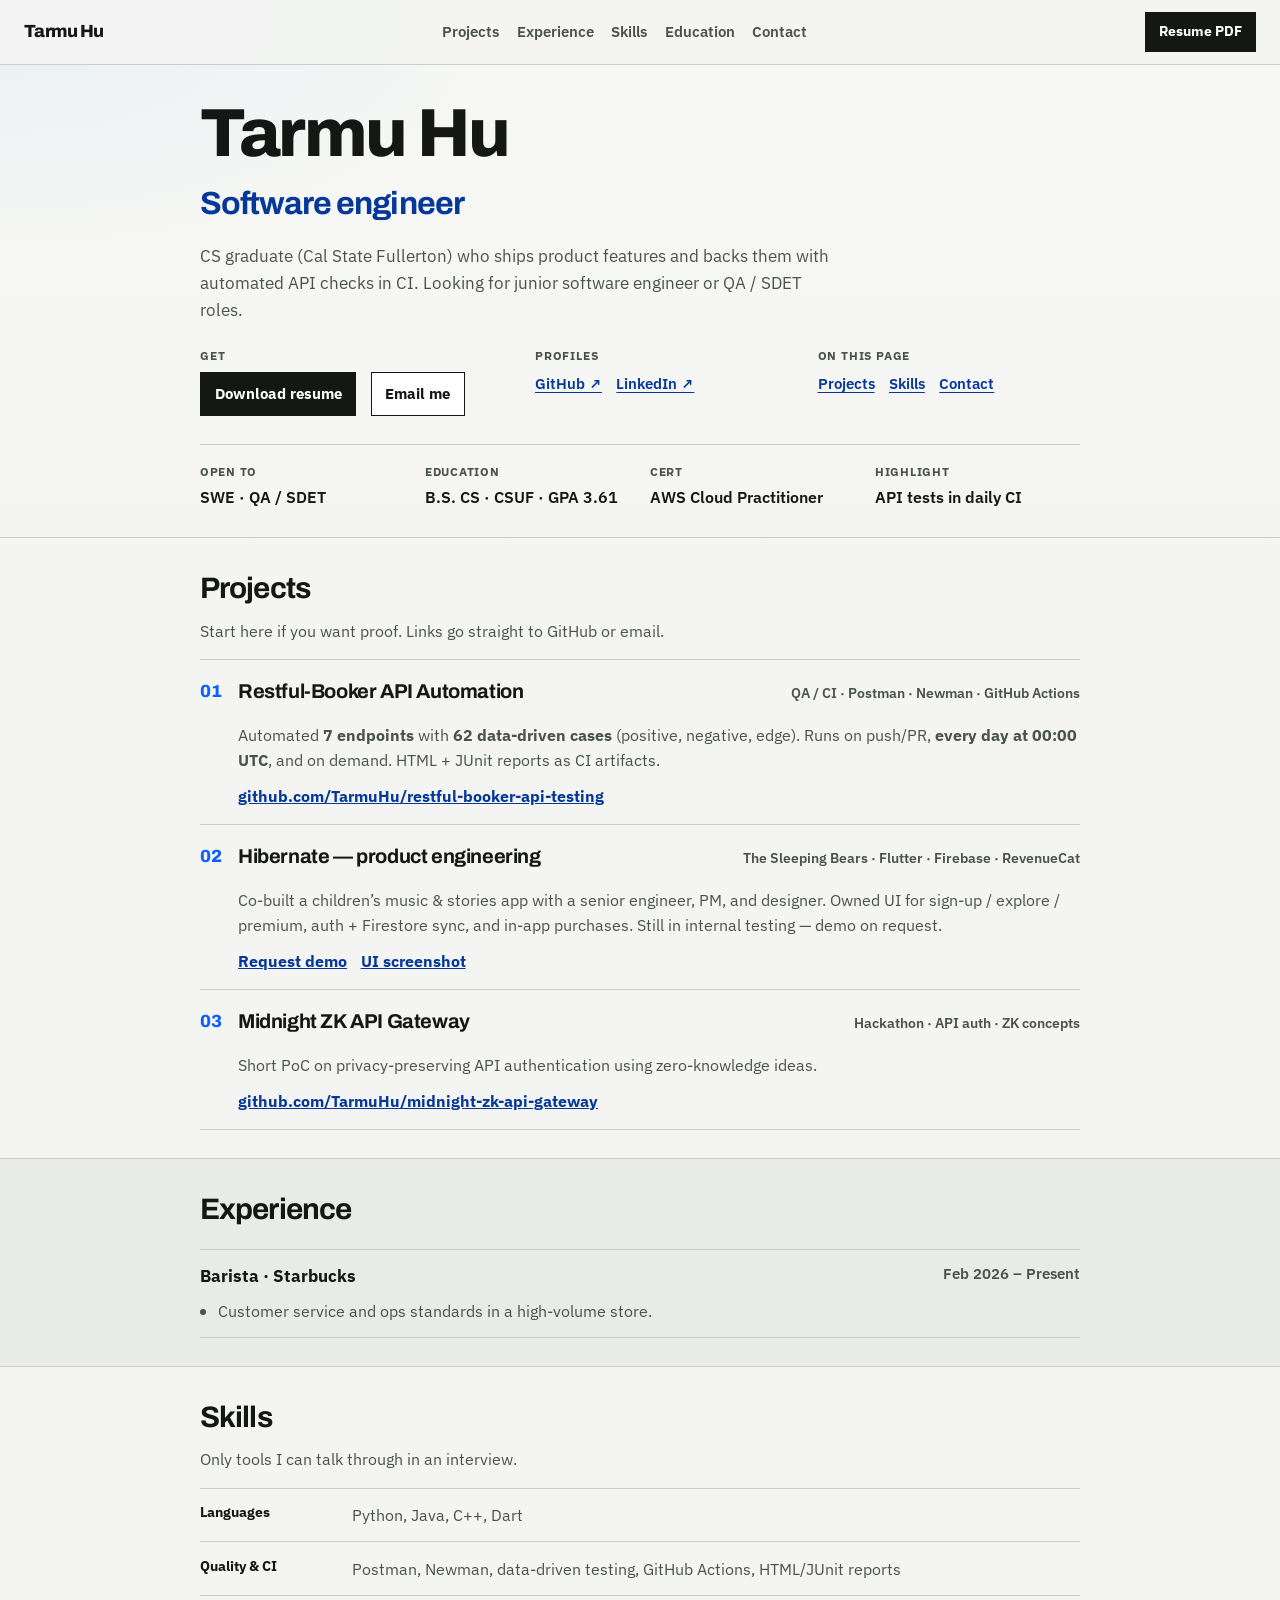
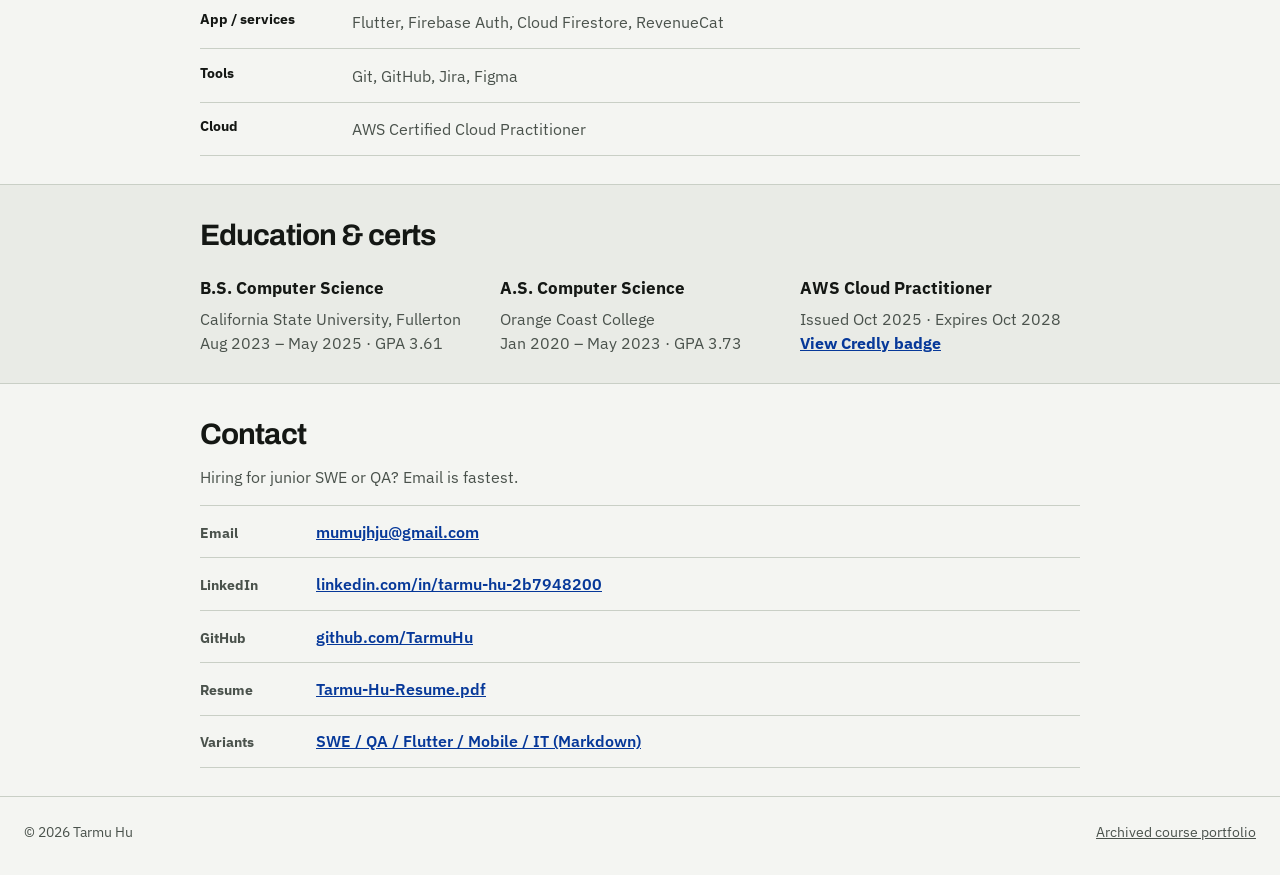
<file: index.html>
<!DOCTYPE html>
<html lang="en">
<head>
  <meta charset="UTF-8" />
  <meta name="viewport" content="width=device-width, initial-scale=1.0" />
  <title>Tarmu Hu — Software Engineer</title>
  <meta name="description" content="Tarmu Hu — CS graduate seeking junior software engineer and QA roles. Product experience, API test automation, CI, AWS Cloud Practitioner." />
  <meta property="og:title" content="Tarmu Hu — Software Engineer" />
  <meta property="og:description" content="Resume, projects, and contact for junior software engineering and QA roles." />
  <meta property="og:type" content="website" />
  <link rel="preconnect" href="https://fonts.googleapis.com" />
  <link rel="preconnect" href="https://fonts.gstatic.com" crossorigin />
  <link href="https://fonts.googleapis.com/css2?family=Archivo:wght@600;700;800&family=IBM+Plex+Sans:wght@400;500;600;700&display=swap" rel="stylesheet" />
  <link rel="stylesheet" href="css/main.css" />
</head>
<body>
  <a class="skip-link" href="#find">Skip to content</a>

  <header class="site-header" data-header>
    <a class="logo" href="#top">Tarmu Hu</a>
    <nav class="site-nav" aria-label="Primary">
      <a href="#projects">Projects</a>
      <a href="#experience">Experience</a>
      <a href="#skills">Skills</a>
      <a href="#education">Education</a>
      <a href="#contact">Contact</a>
    </nav>
    <a class="header-cta" href="resumes/Tarmu-Hu-Resume.pdf" download>Resume PDF</a>
  </header>

  <main id="top">
    <section class="hero" aria-label="Introduction">
      <div class="hero-inner">
        <p class="hero-brand">Tarmu Hu</p>
        <h1 class="hero-title">Software engineer</h1>
        <p class="hero-lede">
          CS graduate (Cal State Fullerton) who ships product features and backs them with automated API checks in CI.
          Looking for junior software engineer or QA / SDET roles.
        </p>

        <div id="find" class="action-groups">
          <div class="action-group">
            <p class="action-label">Get</p>
            <div class="action-row">
              <a class="btn-action btn-action-primary" href="resumes/Tarmu-Hu-Resume.pdf" download>Download resume</a>
              <a class="btn-action" href="mailto:mumujhju@gmail.com">Email me</a>
            </div>
          </div>
          <div class="action-group">
            <p class="action-label">Profiles</p>
            <div class="action-row">
              <a class="text-action" href="https://github.com/TarmuHu" target="_blank" rel="noopener noreferrer">GitHub ↗</a>
              <a class="text-action" href="https://www.linkedin.com/in/tarmu-hu-2b7948200/" target="_blank" rel="noopener noreferrer">LinkedIn ↗</a>
            </div>
          </div>
          <div class="action-group">
            <p class="action-label">On this page</p>
            <div class="action-row">
              <a class="text-action" href="#projects">Projects</a>
              <a class="text-action" href="#skills">Skills</a>
              <a class="text-action" href="#contact">Contact</a>
            </div>
          </div>
        </div>

        <dl class="glance">
          <div>
            <dt>Open to</dt>
            <dd>SWE · QA / SDET</dd>
          </div>
          <div>
            <dt>Education</dt>
            <dd>B.S. CS · CSUF · GPA 3.61</dd>
          </div>
          <div>
            <dt>Cert</dt>
            <dd>AWS Cloud Practitioner</dd>
          </div>
          <div>
            <dt>Highlight</dt>
            <dd>API tests in daily CI</dd>
          </div>
        </dl>
      </div>
    </section>

    <section id="projects" class="section">
      <div class="section-inner">
        <header class="section-head">
          <h2>Projects</h2>
          <p>Start here if you want proof. Links go straight to GitHub or email.</p>
        </header>

        <ol class="work-list">
          <li>
            <div class="work-index">01</div>
            <div class="work-body">
              <div class="work-top">
                <h3>Restful-Booker API Automation</h3>
                <p class="work-meta">QA / CI · Postman · Newman · GitHub Actions</p>
              </div>
              <p>
                Automated <strong>7 endpoints</strong> with <strong>62 data-driven cases</strong> (positive, negative, edge).
                Runs on push/PR, <strong>every day at 00:00 UTC</strong>, and on demand. HTML + JUnit reports as CI artifacts.
              </p>
              <a class="link" href="https://github.com/TarmuHu/restful-booker-api-testing" target="_blank" rel="noopener noreferrer">github.com/TarmuHu/restful-booker-api-testing</a>
            </div>
          </li>

          <li>
            <div class="work-index">02</div>
            <div class="work-body">
              <div class="work-top">
                <h3>Hibernate — product engineering</h3>
                <p class="work-meta">The Sleeping Bears · Flutter · Firebase · RevenueCat</p>
              </div>
              <p>
                Co-built a children’s music &amp; stories app with a senior engineer, PM, and designer.
                Owned UI for sign-up / explore / premium, auth + Firestore sync, and in-app purchases.
                Still in internal testing — demo on request.
              </p>
              <div class="work-links">
                <a class="link" href="mailto:mumujhju@gmail.com?subject=Hibernate%20demo%20request">Request demo</a>
                <a class="link" href="images/hibernate-screenshot2.png" target="_blank" rel="noopener noreferrer">UI screenshot</a>
              </div>
            </div>
          </li>

          <li>
            <div class="work-index">03</div>
            <div class="work-body">
              <div class="work-top">
                <h3>Midnight ZK API Gateway</h3>
                <p class="work-meta">Hackathon · API auth · ZK concepts</p>
              </div>
              <p>
                Short PoC on privacy-preserving API authentication using zero-knowledge ideas.
              </p>
              <a class="link" href="https://github.com/TarmuHu/midnight-zk-api-gateway" target="_blank" rel="noopener noreferrer">github.com/TarmuHu/midnight-zk-api-gateway</a>
            </div>
          </li>
        </ol>
      </div>
    </section>

    <section id="experience" class="section section-alt">
      <div class="section-inner">
        <header class="section-head">
          <h2>Experience</h2>
        </header>

        <div class="exp-block">
          <div class="exp-head">
            <h3>Barista · Starbucks</h3>
            <p class="exp-date">Feb 2026 – Present</p>
          </div>
          <ul>
            <li>Customer service and ops standards in a high-volume store.</li>
          </ul>
        </div>
      </div>
    </section>

    <section id="skills" class="section">
      <div class="section-inner">
        <header class="section-head">
          <h2>Skills</h2>
          <p>Only tools I can talk through in an interview.</p>
        </header>

        <table class="skills-table">
          <tbody>
            <tr>
              <th scope="row">Languages</th>
              <td>Python, Java, C++, Dart</td>
            </tr>
            <tr>
              <th scope="row">Quality &amp; CI</th>
              <td>Postman, Newman, data-driven testing, GitHub Actions, HTML/JUnit reports</td>
            </tr>
            <tr>
              <th scope="row">App / services</th>
              <td>Flutter, Firebase Auth, Cloud Firestore, RevenueCat</td>
            </tr>
            <tr>
              <th scope="row">Tools</th>
              <td>Git, GitHub, Jira, Figma</td>
            </tr>
            <tr>
              <th scope="row">Cloud</th>
              <td>AWS Certified Cloud Practitioner</td>
            </tr>
          </tbody>
        </table>
      </div>
    </section>

    <section id="education" class="section section-alt">
      <div class="section-inner">
        <header class="section-head">
          <h2>Education &amp; certs</h2>
        </header>
        <div class="edu-grid">
          <div>
            <h3>B.S. Computer Science</h3>
            <p>California State University, Fullerton<br />Aug 2023 – May 2025 · GPA 3.61</p>
          </div>
          <div>
            <h3>A.S. Computer Science</h3>
            <p>Orange Coast College<br />Jan 2020 – May 2023 · GPA 3.73</p>
          </div>
          <div>
            <h3>AWS Cloud Practitioner</h3>
            <p>
              Issued Oct 2025 · Expires Oct 2028<br />
              <a class="link" href="https://www.credly.com/badges/64a16baa-9a7e-4466-888e-3bca89dc80f8/public_url" target="_blank" rel="noopener noreferrer">View Credly badge</a>
            </p>
          </div>
        </div>
      </div>
    </section>

    <section id="contact" class="section">
      <div class="section-inner">
        <header class="section-head">
          <h2>Contact</h2>
          <p>Hiring for junior SWE or QA? Email is fastest.</p>
        </header>
        <ul class="contact-list">
          <li><span>Email</span> <a href="mailto:mumujhju@gmail.com">mumujhju@gmail.com</a></li>
          <li><span>LinkedIn</span> <a href="https://www.linkedin.com/in/tarmu-hu-2b7948200/" target="_blank" rel="noopener noreferrer">linkedin.com/in/tarmu-hu-2b7948200</a></li>
          <li><span>GitHub</span> <a href="https://github.com/TarmuHu" target="_blank" rel="noopener noreferrer">github.com/TarmuHu</a></li>
          <li><span>Resume</span> <a href="resumes/Tarmu-Hu-Resume.pdf" download>Tarmu-Hu-Resume.pdf</a></li>
          <li><span>Variants</span> <a href="https://github.com/TarmuHu/portfolio/tree/main/resumes" target="_blank" rel="noopener noreferrer">SWE / QA / Flutter / Mobile / IT (Markdown)</a></li>
        </ul>
      </div>
    </section>
  </main>

  <footer class="site-footer">
    <p>© <span data-year></span> Tarmu Hu</p>
    <p><a href="archive/legacy-course-2025/index.html">Archived course portfolio</a></p>
  </footer>

  <script src="js/main.js"></script>
</body>
</html>
</file>
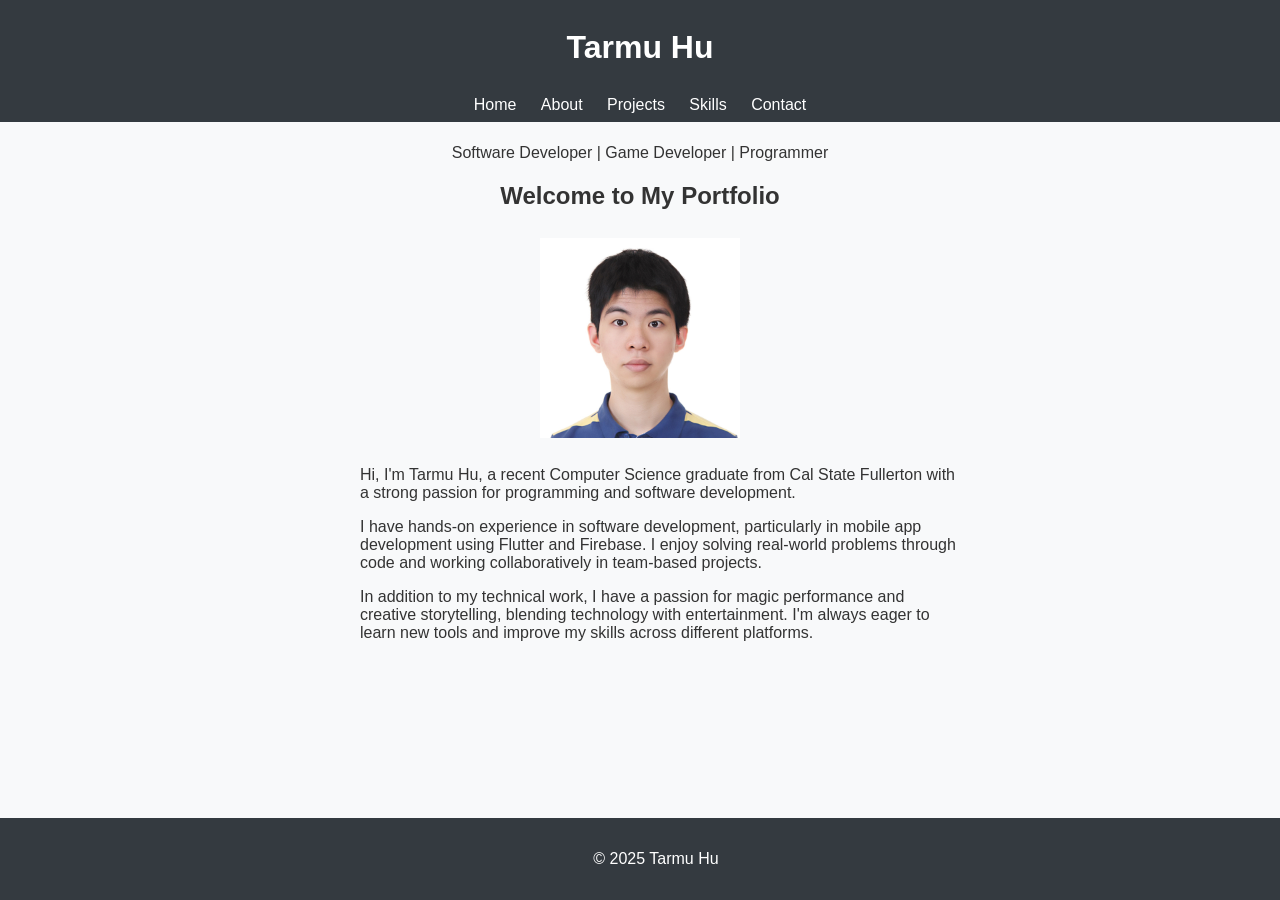
<file: archive/legacy-course-2025/index.html>
<!DOCTYPE html>
<html lang="en">

<head>
    <meta charset="UTF-8" />
    <meta name="viewport" content="width=device-width, initial-scale=1.0" />
    <title>Home - Tarmu Hu</title>
    <link rel="stylesheet" href="css/style.css" />
</head>

<body>
    <div class="page-wrapper">
        <header>
            <h1>Tarmu Hu</h1>
            <nav>
                <a href="index.html">Home</a>
                <a href="about.html">About</a>
                <div class="dropdown">
                    <a href="#">Projects</a>
                    <div class="dropdown-content">
                        <a href="projects.html"><strong>All Projects</strong></a>
                        <a href="hibernate.html">Hibernate App</a>
                        <a href="pong.html">Pong Game</a>
                        <a href="rps.html">Rock Paper Scissors</a>
                    </div>
                </div>
                <a href="skills.html">Skills</a>
                <a href="contact.html">Contact</a>
            </nav>
        </header>

        <main class="fade-in">
            <p>Software Developer | Game Developer | Programmer</p>
            <h2>Welcome to My Portfolio</h2>
            <img src="images/20191217.jpg" alt="Photo of Tarmu" width="200" />
            <div class="centered-block">
                <p>
                    Hi, I'm Tarmu Hu, a recent Computer Science graduate from Cal State Fullerton with a strong passion for
                    programming and software development.
                </p>
                <p>
                    I have hands-on experience in software development, particularly in mobile app development using
                    Flutter
                    and Firebase. I enjoy solving real-world problems through code and working collaboratively in
                    team-based
                    projects.
                </p>
                <p>
                    In addition to my technical work, I have a passion for magic performance and creative storytelling,
                    blending technology with entertainment. I'm always eager to learn new tools and improve my skills
                    across
                    different platforms.
                </p>
            </div>
        </main>
    </div>

    <footer>
        <p>&copy; 2025 Tarmu Hu</p>
    </footer>

    <script src="js/scripts.js"></script>
</body>

</html>
</file>
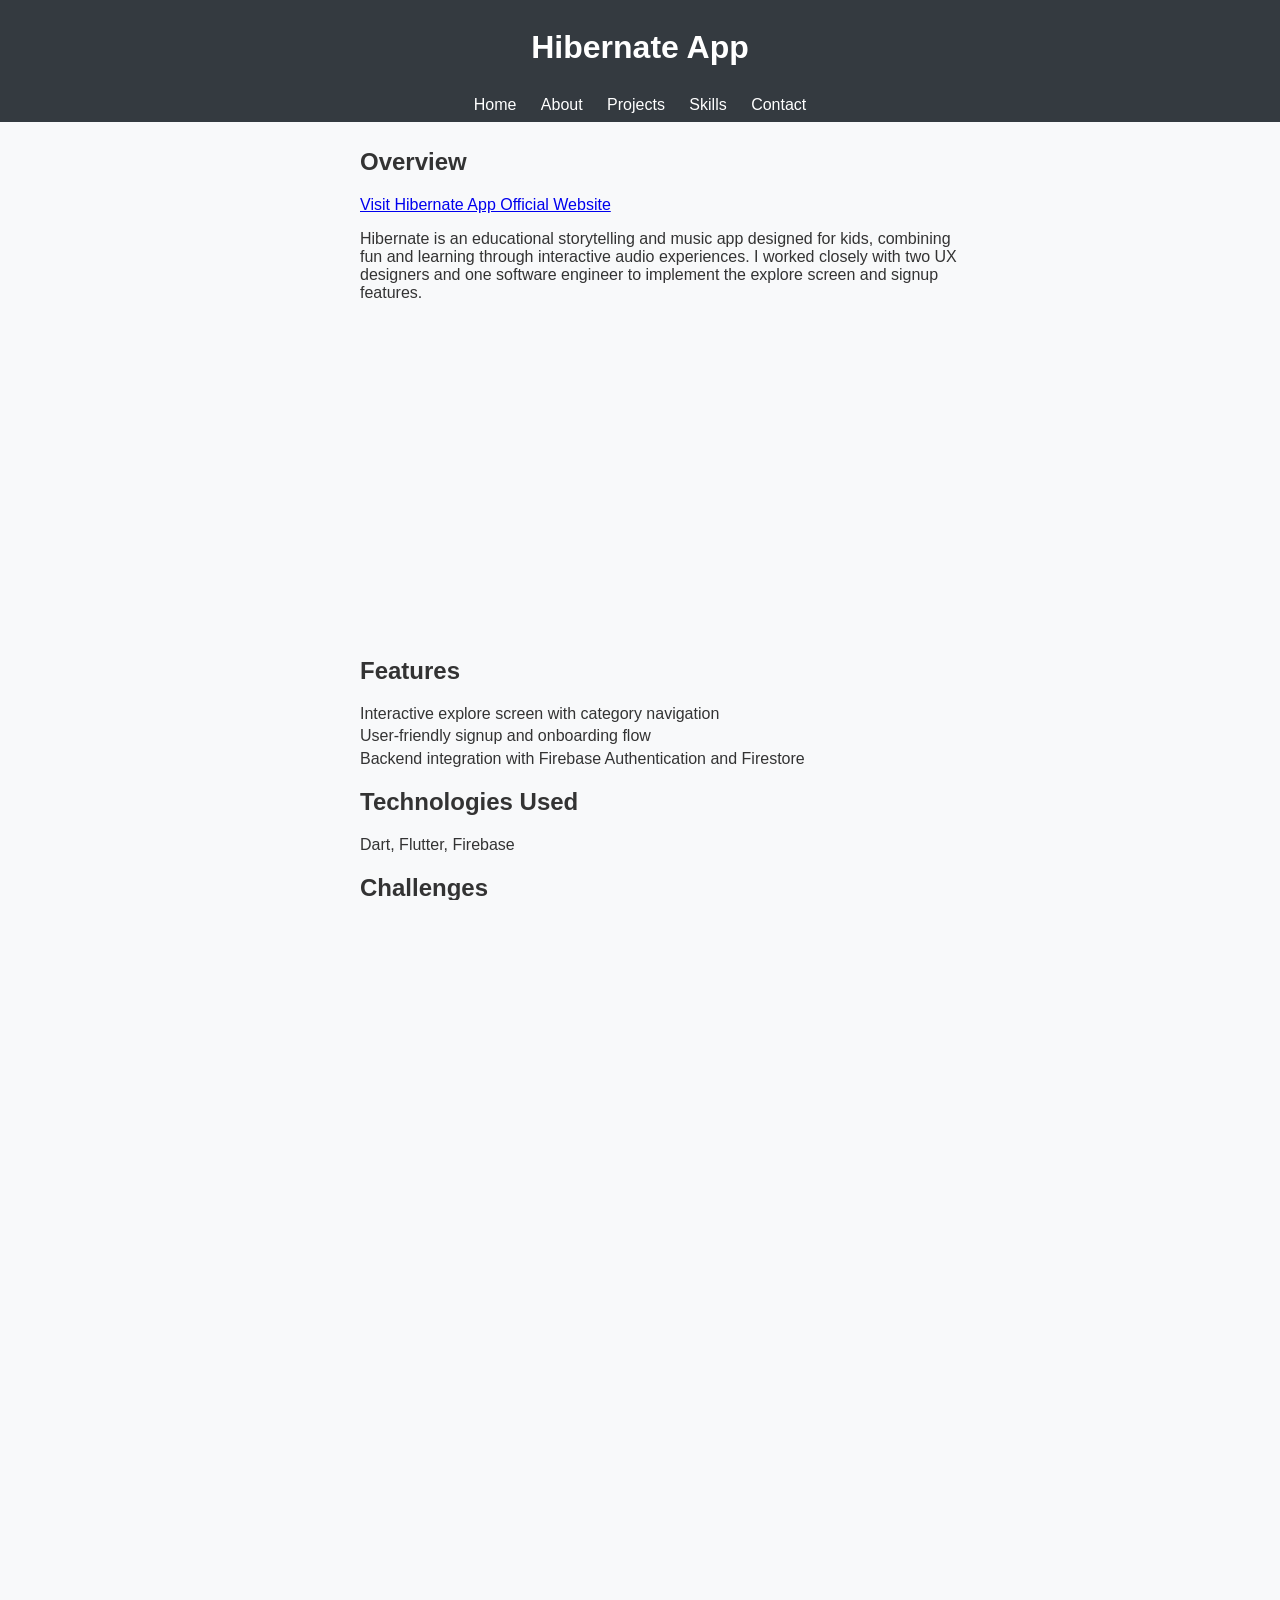
<file: archive/legacy-course-2025/hibernate.html>
<!DOCTYPE html>
<html lang="en">

<head>
    <meta charset="UTF-8" />
    <meta name="viewport" content="width=device-width, initial-scale=1.0" />
    <title>Hibernate App - Tarmu Hu</title>
    <link rel="stylesheet" href="css/style.css" />
</head>

<body>
    <div class="page-wrapper">
        <header>
            <h1>Hibernate App</h1>
            <nav>
                <a href="index.html">Home</a>
                <a href="about.html">About</a>
                <div class="dropdown">
                    <a href="#">Projects</a>
                    <div class="dropdown-content">
                        <a href="projects.html"><strong>All Projects</strong></a>
                        <a href="hibernate.html">Hibernate App</a>
                        <a href="pong.html">Pong Game</a>
                        <a href="rps.html">Rock Paper Scissors</a>
                    </div>
                </div>
                <a href="skills.html">Skills</a>
                <a href="contact.html">Contact</a>
            </nav>
        </header>

        <main class="fade-in">
            <div class="centered-block">
                <h2>Overview</h2>
                <p>
                    <a href="https://hibernation-dev.web.app/" target="_blank">
                        Visit Hibernate App Official Website
                    </a>
                </p>

                <p>
                    Hibernate is an educational storytelling and music app designed for kids, combining fun and learning
                    through interactive audio experiences. I worked closely with two UX designers and one software
                    engineer to implement the explore screen and signup features.
                </p>

                <p>
                    <iframe width="100%" height="315" src="https://www.youtube.com/embed/ucHEqnTJDrY"
                        title="Hibernate App intro video" frameborder="0"
                        allow="accelerometer; autoplay; clipboard-write; encrypted-media; gyroscope; picture-in-picture"
                        allowfullscreen>
                    </iframe>
                </p>

                <h2>Features</h2>
                <ul>
                    <li>Interactive explore screen with category navigation</li>
                    <li>User-friendly signup and onboarding flow</li>
                    <li>Backend integration with Firebase Authentication and Firestore</li>
                </ul>

                <h2>Technologies Used</h2>
                <p>Dart, Flutter, Firebase</p>

                <h2>Challenges</h2>
                <p>
                    I learned Flutter and Firebase from scratch while integrating wireframes provided by the UX team
                    into responsive and functional app screens.
                    Coordinating with the team remotely also helped me practice communication and version control with
                    Git.
                </p>

                <h2>Screenshots</h2>
                <img src="images/hibernate-screenshot1.png" alt="Hibernate App Screenshot 1" width="45%" />
                <img src="images/hibernate-screenshot2.png" alt="Hibernate App Screenshot 2" width="45%" />
                <img src="images/hibernate-screenshot3.png" alt="Hibernate App Screenshot 3" width="45%" />
                <img src="images/hibernate-screenshot4.png" alt="Hibernate App Screenshot 4" width="45%" />

                <h2>Outcome</h2>
                <p>
                    The app is expected to launch in late 2025. The current build includes smooth navigation, stylized
                    screens, and a professional user experience built to match high-fidelity UI mockups.
                </p>
            </div>
        </main>
    </div>

    <footer>
        <p>&copy; 2025 Tarmu Hu</p>
    </footer>

    <script src="js/scripts.js"></script>
</body>

</html>
</file>
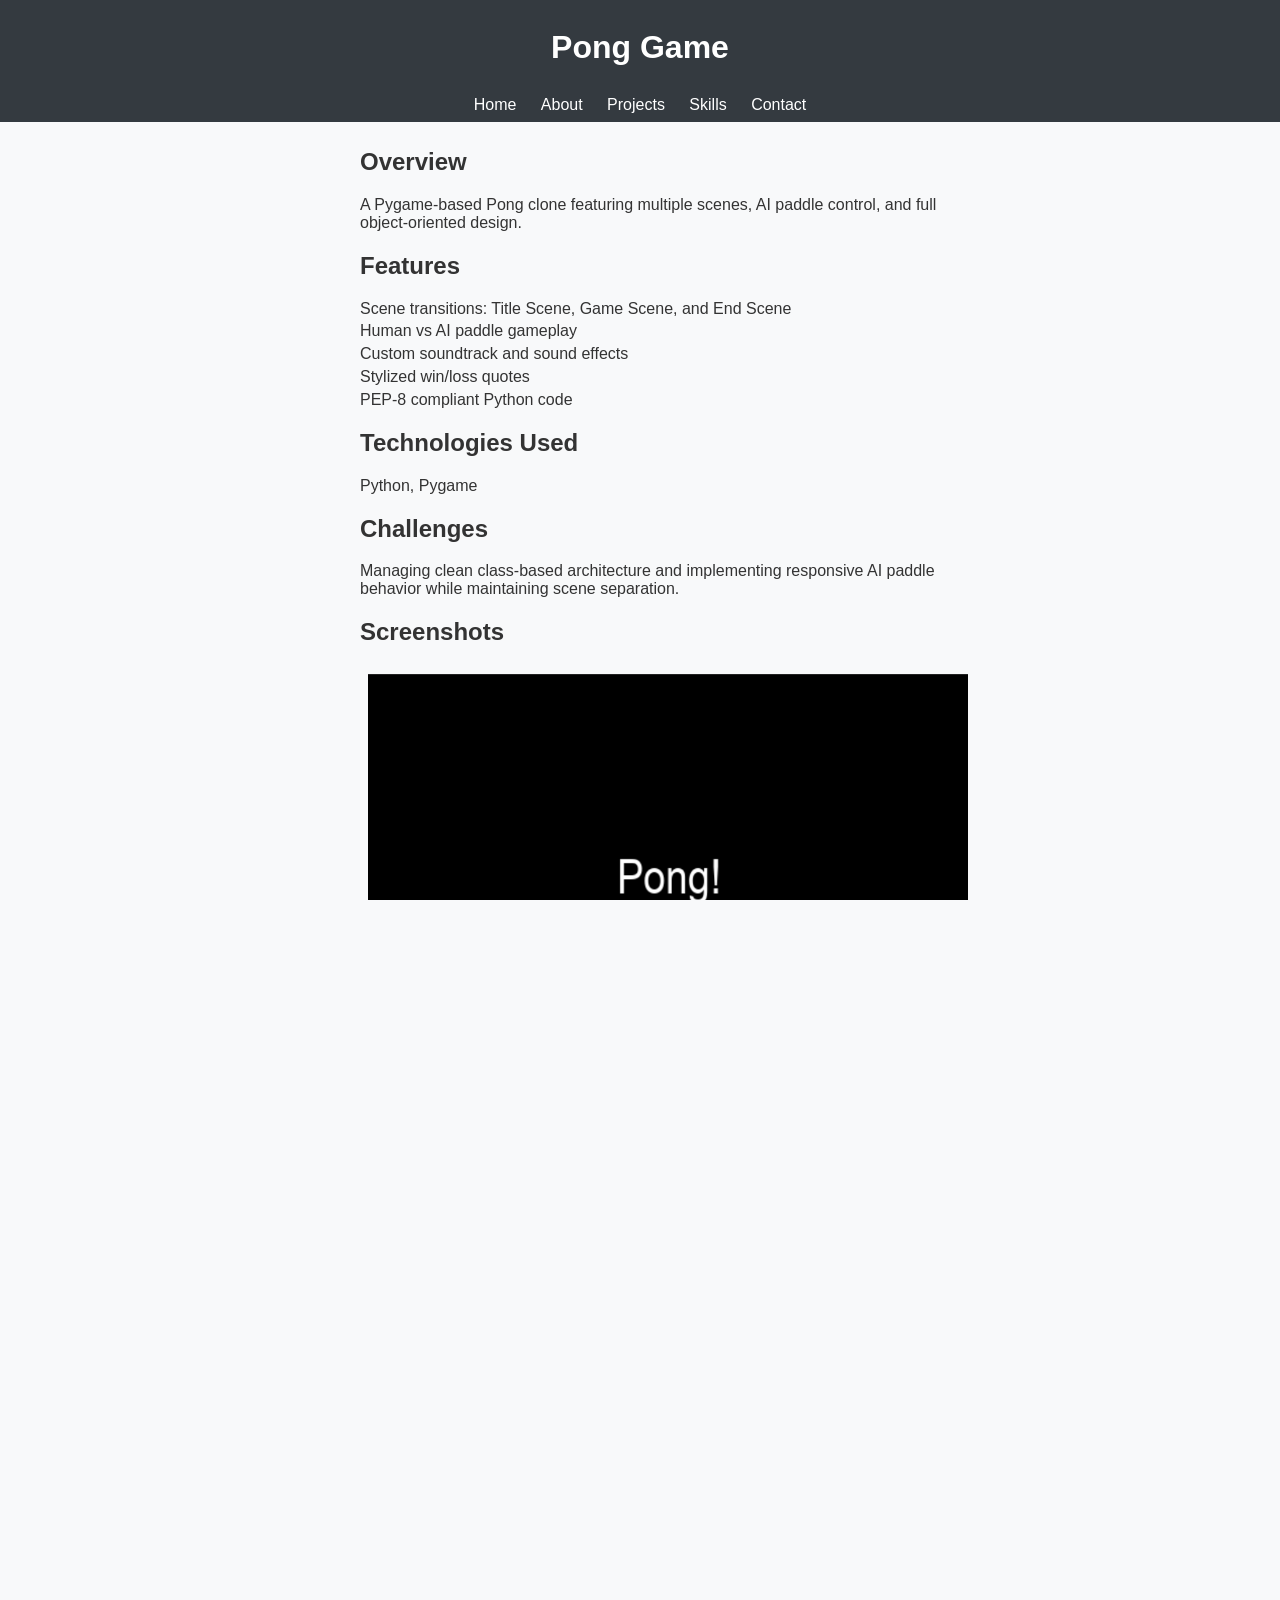
<file: archive/legacy-course-2025/pong.html>
<!DOCTYPE html>
<html lang="en">

<head>
    <meta charset="UTF-8" />
    <meta name="viewport" content="width=device-width, initial-scale=1.0" />
    <title>Pong Game - Tarmu Hu</title>
    <link rel="stylesheet" href="css/style.css" />
</head>

<body>
    <div class="page-wrapper">
        <header>
            <h1>Pong Game</h1>
            <nav>
                <a href="index.html">Home</a>
                <a href="about.html">About</a>
                <div class="dropdown">
                    <a href="#">Projects</a>
                    <div class="dropdown-content">
                        <a href="projects.html"><strong>All Projects</strong></a>
                        <a href="hibernate.html">Hibernate App</a>
                        <a href="pong.html">Pong Game</a>
                        <a href="rps.html">Rock Paper Scissors</a>
                    </div>
                </div>
                <a href="skills.html">Skills</a>
                <a href="contact.html">Contact</a>
            </nav>
        </header>

        <main>
            <div class="centered-block">
                <h2>Overview</h2>
                <p>
                    A Pygame-based Pong clone featuring multiple scenes, AI paddle control, and full object-oriented
                    design.
                </p>

                <h2>Features</h2>
                <ul>
                    <li>Scene transitions: Title Scene, Game Scene, and End Scene</li>
                    <li>Human vs AI paddle gameplay</li>
                    <li>Custom soundtrack and sound effects</li>
                    <li>Stylized win/loss quotes</li>
                    <li>PEP-8 compliant Python code</li>
                </ul>

                <h2>Technologies Used</h2>
                <p>Python, Pygame</p>

                <h2>Challenges</h2>
                <p>Managing clean class-based architecture and implementing responsive AI paddle behavior while
                    maintaining scene separation.</p>

                <h2>Screenshots</h2>
                <img src="images/pong-screenshot1.png" alt="Pong Game Screenshot 1" width="100%" />
                <img src="images/pong-screenshot2.png" alt="Pong Game Screenshot 2" width="100%" />

                <h2>Demo</h2>
                <p>
                    <iframe src="https://drive.google.com/file/d/1xWRyYsRVgxij9WE5NC3Kzl0svf0dVtRN/preview" width="100%"
                        height="360" allow="autoplay" frameborder="0">
                    </iframe>
                </p>
            </div>
        </main>
    </div>

    <footer>
        <p>&copy; 2025 Tarmu Hu</p>
    </footer>

    <script src="js/scripts.js"></script>
</body>

</html>
</file>
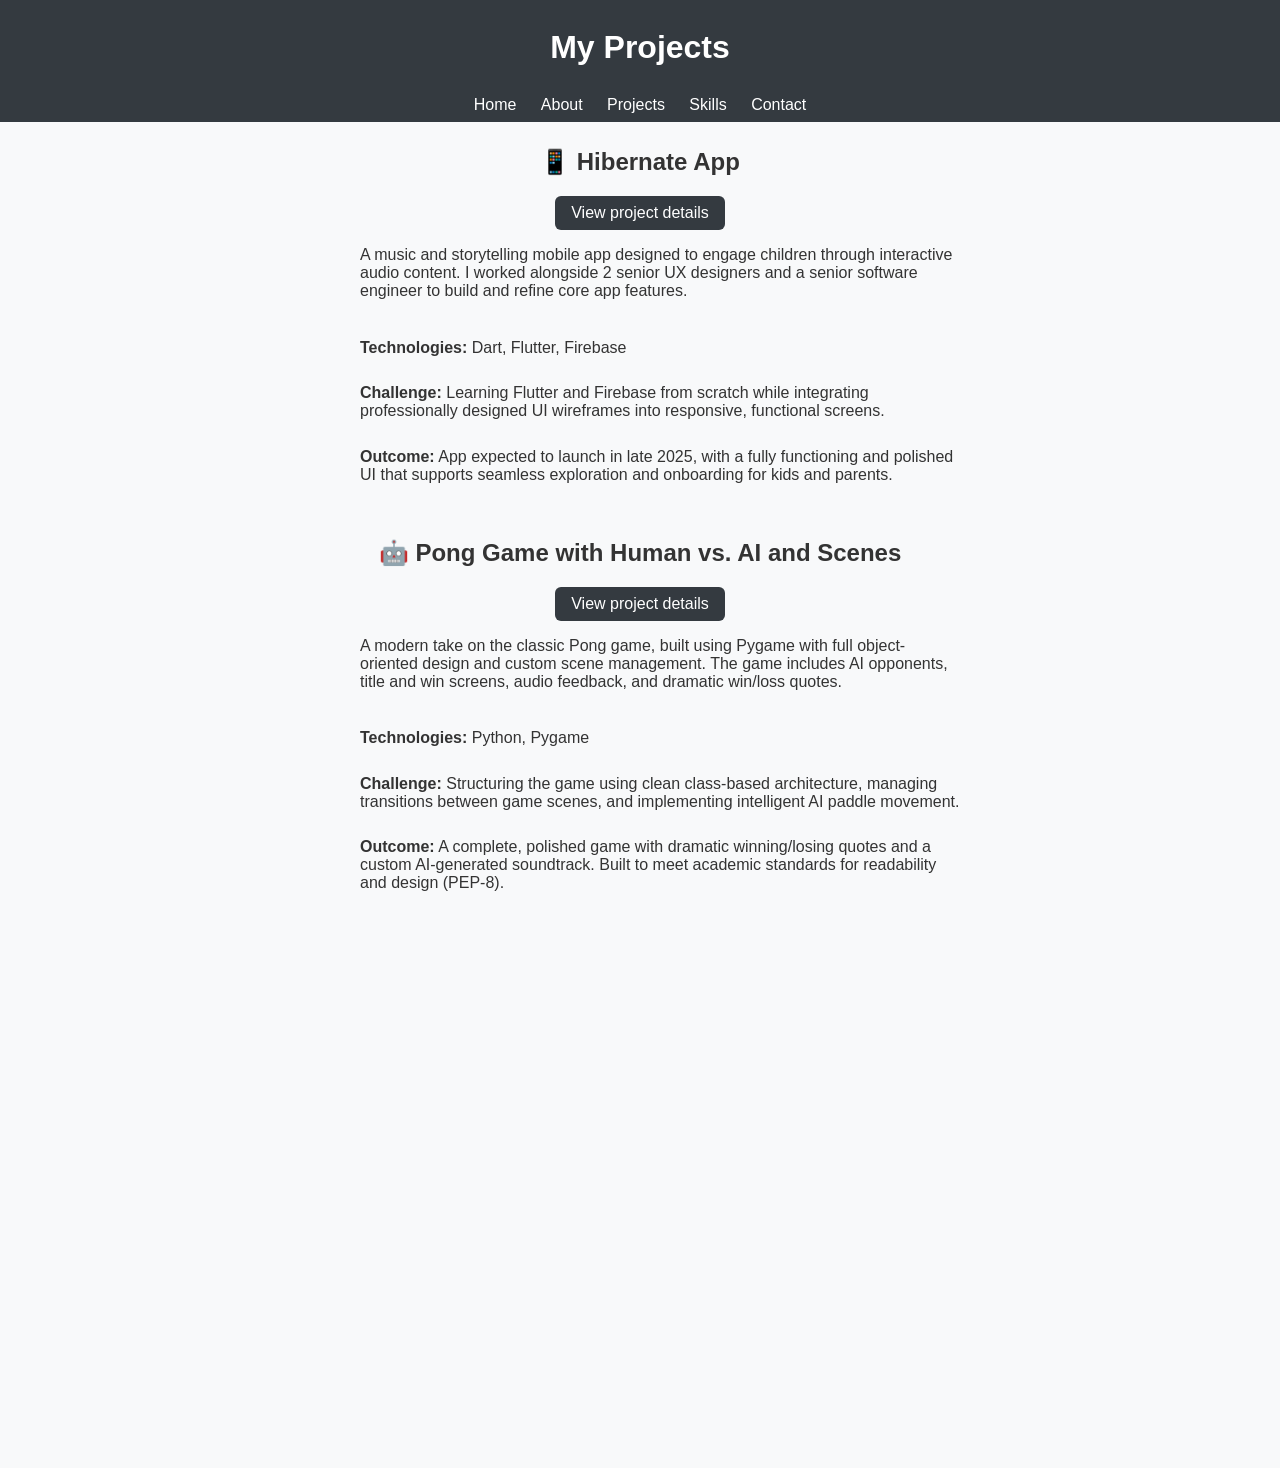
<file: archive/legacy-course-2025/projects.html>
<!DOCTYPE html>
<html lang="en">

<head>
  <meta charset="UTF-8" />
  <meta name="viewport" content="width=device-width, initial-scale=1.0" />
  <title>Projects - Tarmu Hu</title>
  <link rel="stylesheet" href="css/style.css" />
</head>

<body>
  <div class="page-wrapper">
    <header>
      <h1>My Projects</h1>
      <nav>
        <a href="index.html">Home</a>
        <a href="about.html">About</a>
        <div class="dropdown">
          <a href="#">Projects</a>
          <div class="dropdown-content">
            <a href="projects.html"><strong>All Projects</strong></a>
            <a href="hibernate.html">Hibernate App</a>
            <a href="pong.html">Pong Game</a>
            <a href="rps.html">Rock Paper Scissors</a>
          </div>
        </div>
        <a href="skills.html">Skills</a>
        <a href="contact.html">Contact</a>
      </nav>
    </header>

    <main>
      <section class="fade-in">
        <h2>📱 Hibernate App</h2>
        <p><a href="hibernate.html" class="button-link">View project details</a></p>
        <div class="centered-block">
          <p>
            A music and storytelling mobile app designed to engage children through interactive audio content. I worked
            alongside 2 senior UX designers and a senior software engineer to build and refine core app features.
          </p> <br>
          <ul>
            <li><strong>Technologies:</strong> Dart, Flutter, Firebase</li> <br>
            <li>
              <strong>Challenge:</strong> Learning Flutter and Firebase from scratch while integrating professionally
              designed UI wireframes into responsive, functional screens.
            </li> <br>
            <li>
              <strong>Outcome:</strong> App expected to launch in late 2025, with a fully functioning and polished UI
              that supports seamless exploration and onboarding for kids and parents.
            </li> <br>
          </ul>
        </div>
      </section>

      <section class="fade-in">
        <h2>🤖 Pong Game with Human vs. AI and Scenes</h2>
        <p><a href="pong.html" class="button-link">View project details</a></p>
        <div class="centered-block">
          <p>
            A modern take on the classic Pong game, built using Pygame with full object-oriented design and custom scene
            management. The game includes AI opponents, title and win screens, audio feedback, and dramatic win/loss
            quotes.
          </p> <br>
          <ul>
            <li><strong>Technologies:</strong> Python, Pygame</li> <br>
            <li>
              <strong>Challenge:</strong> Structuring the game using clean class-based architecture, managing
              transitions between game scenes, and implementing intelligent AI paddle movement.
            </li> <br>
            <li>
              <strong>Outcome:</strong> A complete, polished game with dramatic winning/losing quotes and a custom
              AI-generated soundtrack. Built to meet academic standards for readability and design (PEP-8).
            </li> <br>
          </ul>
        </div>
      </section>

      <section class="fade-in">
        <h2>✊ Rock Paper Scissors Hand Gesture Game</h2>
        <p><a href="rps.html" class="button-link">View project details</a></p>
        <div class="centered-block">
          <p>
            A computer vision-powered game that lets players play rock, paper, scissors using hand gestures detected by
            a webcam. It uses landmark detection to classify gestures in real-time and display the result interactively.
          </p> <br>
          <ul>
            <li><strong>Technologies:</strong> Python, OpenCV, MediaPipe</li> <br>
            <li>
              <strong>Challenge:</strong> Stabilizing MediaPipe's gesture detection under different lighting conditions
              and ensuring accurate synchronization between countdown and results.
            </li> <br>
            <li>
              <strong>Outcome:</strong> Smooth user experience with responsive detection, countdown animations, and
              visual feedback that mimics real-life timing.
            </li> <br>
          </ul>
        </div>
      </section>
    </main>
  </div>

  <footer>
    <p>&copy; 2025 Tarmu Hu</p>
  </footer>

  <script src="js/scripts.js"></script>
</body>

</html>
</file>
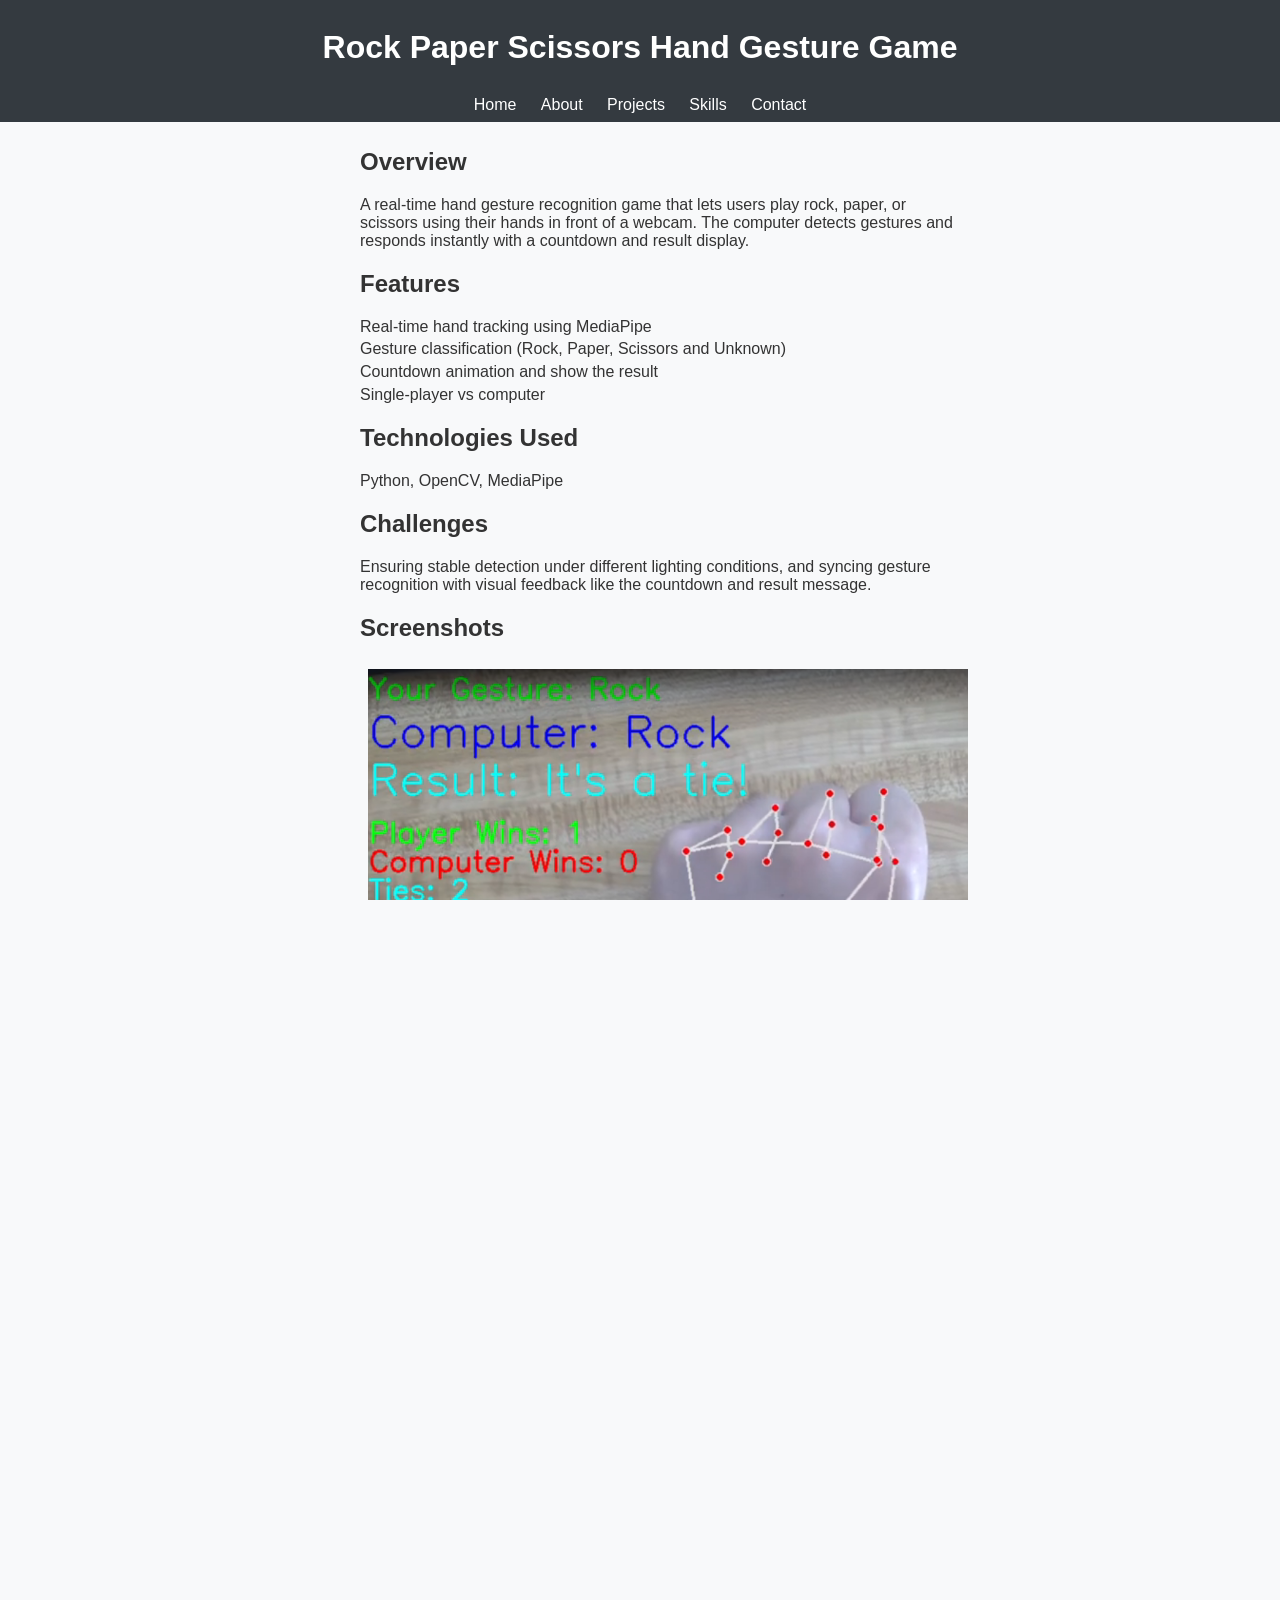
<file: archive/legacy-course-2025/rps.html>
<!DOCTYPE html>
<html lang="en">

<head>
    <meta charset="UTF-8" />
    <meta name="viewport" content="width=device-width, initial-scale=1.0" />
    <title>Rock Paper Scissors Game - Tarmu Hu</title>
    <link rel="stylesheet" href="css/style.css" />
</head>

<body>
    <div class="page-wrapper">
        <header>
            <h1>Rock Paper Scissors Hand Gesture Game</h1>
            <nav>
                <a href="index.html">Home</a>
                <a href="about.html">About</a>
                <div class="dropdown">
                    <a href="#">Projects</a>
                    <div class="dropdown-content">
                        <a href="projects.html"><strong>All Projects</strong></a>
                        <a href="hibernate.html">Hibernate App</a>
                        <a href="pong.html">Pong Game</a>
                        <a href="rps.html">Rock Paper Scissors</a>
                    </div>
                </div>
                <a href="skills.html">Skills</a>
                <a href="contact.html">Contact</a>
            </nav>
        </header>

        <main>
            <div class="centered-block">
                <h2>Overview</h2>
                <p>
                    A real-time hand gesture recognition game that lets users play rock, paper, or scissors using their
                    hands in front of a webcam.
                    The computer detects gestures and responds instantly with a countdown and result display.
                </p>

                <h2>Features</h2>
                <ul>
                    <li>Real-time hand tracking using MediaPipe</li>
                    <li>Gesture classification (Rock, Paper, Scissors and Unknown)</li>
                    <li>Countdown animation and show the result</li>
                    <li>Single-player vs computer</li>
                </ul>

                <h2>Technologies Used</h2>
                <p>Python, OpenCV, MediaPipe</p>

                <h2>Challenges</h2>
                <p>
                    Ensuring stable detection under different lighting conditions, and syncing gesture recognition with
                    visual feedback like the countdown and result message.
                </p>

                <h2>Screenshots</h2>
                <img src="images/rps-screenshot1.png" alt="Rock Paper Scissors Screenshot 1" width="100%" />
                <img src="images/rps-screenshot2.png" alt="Rock Paper Scissors Screenshot 2" width="100%" />

                <h2>Demo</h2>
                <p>
                    <a href="https://youtu.be/rUY1rST7Ws8" target="_blank">Watch gameplay demo</a>
                </p>
            </div>
        </main>
    </div>

    <footer>
        <p>&copy; 2025 Tarmu Hu</p>
    </footer>

    <script src="js/scripts.js"></script>
</body>

</html>
</file>
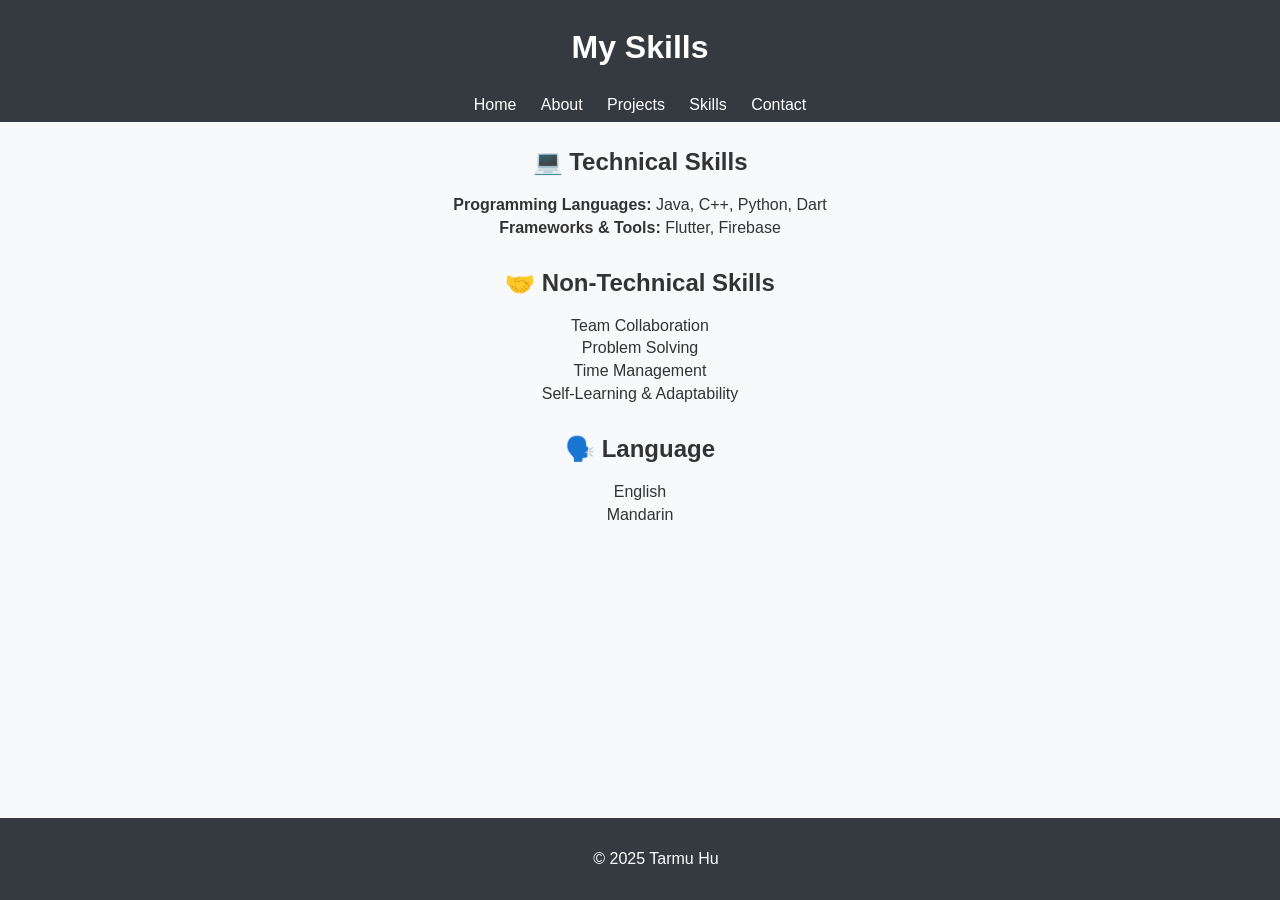
<file: archive/legacy-course-2025/skills.html>
<!DOCTYPE html>
<html lang="en">

<head>
  <meta charset="UTF-8" />
  <meta name="viewport" content="width=device-width, initial-scale=1.0" />
  <title>Skills - Tarmu Hu</title>
  <link rel="stylesheet" href="css/style.css" />
</head>

<body>
  <div class="page-wrapper">
    <header>
      <h1>My Skills</h1>
      <nav>
        <a href="index.html">Home</a>
        <a href="about.html">About</a>
        <div class="dropdown">
          <a href="#">Projects</a>
          <div class="dropdown-content">
            <a href="projects.html"><strong>All Projects</strong></a>
            <a href="hibernate.html">Hibernate App</a>
            <a href="pong.html">Pong Game</a>
            <a href="rps.html">Rock Paper Scissors</a>
          </div>
        </div>
        <a href="skills.html">Skills</a>
        <a href="contact.html">Contact</a>
      </nav>
    </header>

    <main>
      <section class="fade-in">
        <h2>💻 Technical Skills</h2>
        <ul>
          <li><strong>Programming Languages:</strong> Java, C++, Python, Dart</li>
          <li><strong>Frameworks & Tools:</strong> Flutter, Firebase</li>
        </ul>
      </section>

      <section class="fade-in">
        <h2>🤝 Non-Technical Skills</h2>
        <ul>
          <li>Team Collaboration</li>
          <li>Problem Solving</li>
          <li>Time Management</li>
          <li>Self-Learning & Adaptability</li>
        </ul>
      </section>

      <section class="fade-in">
        <h2>🗣️ Language</h2>
        <ul>
          <li>English</li>
          <li>Mandarin</li>
        </ul>
      </section>
    </main>
  </div>

  <footer>
    <p>&copy; 2025 Tarmu Hu</p>
  </footer>

  <script src="js/scripts.js"></script>
</body>

</html>
</file>
<file: css/main.css>
:root {
  --bg: #f4f5f2;
  --bg-alt: #e9ebe6;
  --ink: #141714;
  --muted: #4a524c;
  --line: #c9cfc6;
  --accent: #0b5fff;
  --accent-ink: #063899;
  --max: 880px;
  --header-h: 3.25rem;
  --font-display: "Archivo", "Helvetica Neue", sans-serif;
  --font-body: "IBM Plex Sans", "Helvetica Neue", sans-serif;
}

*,
*::before,
*::after {
  box-sizing: border-box;
}

html {
  scroll-behavior: smooth;
  scroll-padding-top: calc(var(--header-h) + 0.5rem);
}

body {
  margin: 0;
  color: var(--ink);
  background-color: var(--bg);
  background-image:
    radial-gradient(ellipse 900px 420px at 0% 0%, rgba(11, 95, 255, 0.06), transparent 60%),
    linear-gradient(180deg, #f7f8f5 0%, var(--bg) 28%, var(--bg) 100%);
  font-family: var(--font-body);
  font-size: 1.02rem;
  line-height: 1.55;
  -webkit-font-smoothing: antialiased;
}

a {
  color: var(--accent-ink);
}

a:hover {
  text-decoration-thickness: 2px;
}

.skip-link {
  position: absolute;
  left: -999px;
  top: 0;
  background: var(--ink);
  color: #fff;
  padding: 0.7rem 1rem;
  z-index: 1000;
}

.skip-link:focus {
  left: 1rem;
  top: 1rem;
}

/* Header */
.site-header {
  position: sticky;
  top: 0;
  z-index: 40;
  display: flex;
  align-items: center;
  justify-content: space-between;
  gap: 1rem;
  padding: 0.75rem clamp(1rem, 3vw, 1.5rem);
  background: rgba(244, 245, 242, 0.92);
  border-bottom: 1px solid var(--line);
  backdrop-filter: blur(8px);
}

.logo {
  font-family: var(--font-display);
  font-weight: 800;
  font-size: 1.1rem;
  letter-spacing: -0.03em;
  color: var(--ink);
  text-decoration: none;
}

.site-nav {
  display: none;
  gap: 1.1rem;
}

.site-nav a {
  color: var(--muted);
  text-decoration: none;
  font-weight: 600;
  font-size: 0.92rem;
}

.site-nav a:hover {
  color: var(--ink);
}

.header-cta {
  color: #fff;
  background: var(--ink);
  text-decoration: none;
  font-weight: 700;
  font-size: 0.88rem;
  padding: 0.5rem 0.8rem;
  border: 1px solid var(--ink);
}

.header-cta:hover {
  background: var(--accent);
  border-color: var(--accent);
  color: #fff;
}

@media (min-width: 820px) {
  .site-nav {
    display: flex;
  }
}

/* Hero */
.hero {
  border-bottom: 1px solid var(--line);
}

.hero-inner {
  width: min(var(--max), calc(100% - 2rem));
  margin: 0 auto;
  padding: 2.25rem 0 1.75rem;
}

.hero-brand {
  margin: 0;
  font-family: var(--font-display);
  font-weight: 800;
  font-size: clamp(2.75rem, 8vw, 4.25rem);
  letter-spacing: -0.035em;
  line-height: 0.95;
  text-transform: none;
}

.hero-title {
  margin: 0.85rem 0 0.9rem;
  font-family: var(--font-display);
  font-weight: 700;
  font-size: clamp(1.55rem, 3.5vw, 2rem);
  letter-spacing: -0.03em;
  color: var(--accent-ink);
}

.hero-lede {
  margin: 0 0 1.5rem;
  max-width: 40rem;
  color: var(--muted);
  font-size: 1.08rem;
}

.action-groups {
  display: grid;
  gap: 1.1rem;
  margin-bottom: 1.75rem;
}

@media (min-width: 720px) {
  .action-groups {
    grid-template-columns: 1.2fr 1fr 1fr;
    gap: 1.25rem;
    align-items: start;
  }
}

.action-label {
  margin: 0 0 0.45rem;
  font-size: 0.72rem;
  font-weight: 700;
  letter-spacing: 0.07em;
  text-transform: uppercase;
  color: var(--muted);
}

.action-row {
  display: flex;
  flex-wrap: wrap;
  align-items: center;
  gap: 0.55rem 0.9rem;
}

.btn-action {
  display: inline-block;
  padding: 0.6rem 0.85rem;
  border: 1px solid var(--ink);
  background: #fff;
  color: var(--ink);
  text-decoration: none;
  font-weight: 700;
  font-size: 0.92rem;
}

.btn-action:hover {
  background: var(--bg-alt);
}

.btn-action-primary {
  background: var(--ink);
  color: #fff;
}

.btn-action-primary:hover {
  background: var(--accent);
  border-color: var(--accent);
  color: #fff;
}

.text-action {
  color: var(--accent-ink);
  font-weight: 600;
  font-size: 0.95rem;
  text-decoration: underline;
  text-underline-offset: 0.18em;
}

.text-action:hover {
  color: var(--ink);
}

.glance {
  display: grid;
  grid-template-columns: 1fr 1fr;
  gap: 0.85rem 1.25rem;
  margin: 0;
  padding: 1.1rem 0 0;
  border-top: 1px solid var(--line);
}

@media (min-width: 720px) {
  .glance {
    grid-template-columns: repeat(4, 1fr);
  }
}

.glance dt {
  margin: 0;
  font-size: 0.75rem;
  font-weight: 700;
  letter-spacing: 0.06em;
  text-transform: uppercase;
  color: var(--muted);
}

.glance dd {
  margin: 0.2rem 0 0;
  font-weight: 600;
  font-size: 0.98rem;
}

/* Sections */
.section {
  padding: 1.75rem 0;
  border-bottom: 1px solid var(--line);
}

.section-alt {
  background: var(--bg-alt);
}

.section-inner {
  width: min(var(--max), calc(100% - 2rem));
  margin: 0 auto;
}

.section-head {
  margin-bottom: 1rem;
}

.section-head h2 {
  margin: 0 0 0.35rem;
  font-family: var(--font-display);
  font-size: 1.85rem;
  letter-spacing: -0.03em;
}

.section-head p {
  margin: 0;
  color: var(--muted);
}

/* Work list */
.work-list {
  list-style: none;
  margin: 0;
  padding: 0;
}

.work-list > li {
  display: grid;
  grid-template-columns: auto 1fr;
  gap: 1rem;
  padding: 1rem 0;
  border-top: 1px solid var(--line);
}

.work-list > li:last-child {
  border-bottom: 1px solid var(--line);
}

.work-index {
  font-family: var(--font-display);
  font-weight: 800;
  font-size: 1.1rem;
  color: var(--accent);
  padding-top: 0.15rem;
}

.work-top {
  display: flex;
  flex-wrap: wrap;
  align-items: baseline;
  justify-content: space-between;
  gap: 0.35rem 1rem;
  margin-bottom: 0.45rem;
}

.work-body h3 {
  margin: 0;
  font-family: var(--font-display);
  font-size: 1.25rem;
  letter-spacing: -0.02em;
}

.work-meta {
  margin: 0;
  color: var(--muted);
  font-size: 0.9rem;
  font-weight: 600;
}

.work-body p {
  margin: 0 0 0.65rem;
  color: var(--muted);
}

.work-links {
  display: flex;
  flex-wrap: wrap;
  gap: 0.85rem;
}

.link {
  font-weight: 700;
  word-break: break-word;
}

/* Experience */
.exp-block {
  padding: 0.85rem 0;
  border-top: 1px solid var(--line);
}

.exp-block:last-child {
  border-bottom: 1px solid var(--line);
}

.exp-secondary {
  opacity: 0.92;
}

.exp-head {
  display: flex;
  flex-wrap: wrap;
  justify-content: space-between;
  gap: 0.35rem 1rem;
  margin-bottom: 0.5rem;
}

.exp-head h3 {
  margin: 0;
  font-size: 1.08rem;
}

.exp-date {
  margin: 0;
  color: var(--muted);
  font-weight: 600;
  font-size: 0.92rem;
}

.exp-block ul {
  margin: 0;
  padding-left: 1.15rem;
  color: var(--muted);
}

/* Skills table */
.skills-table {
  width: 100%;
  border-collapse: collapse;
}

.skills-table th,
.skills-table td {
  padding: 0.85rem 0.75rem 0.85rem 0;
  border-top: 1px solid var(--line);
  text-align: left;
  vertical-align: top;
}

.skills-table tr:last-child th,
.skills-table tr:last-child td {
  border-bottom: 1px solid var(--line);
}

.skills-table th {
  width: 9.5rem;
  font-size: 0.88rem;
  font-weight: 700;
  color: var(--ink);
}

.skills-table td {
  color: var(--muted);
}

@media (max-width: 560px) {
  .skills-table,
  .skills-table tbody,
  .skills-table tr,
  .skills-table th,
  .skills-table td {
    display: block;
    width: 100%;
  }

  .skills-table th {
    padding-bottom: 0.15rem;
    border-bottom: 0;
  }

  .skills-table td {
    padding-top: 0.15rem;
  }
}

/* Education */
.edu-grid {
  display: grid;
  gap: 1.25rem;
}

@media (min-width: 720px) {
  .edu-grid {
    grid-template-columns: repeat(3, 1fr);
  }
}

.edu-grid h3 {
  margin: 0 0 0.35rem;
  font-size: 1.05rem;
}

.edu-grid p {
  margin: 0;
  color: var(--muted);
  font-size: 0.98rem;
}

/* Contact */
.contact-list {
  list-style: none;
  margin: 0;
  padding: 0;
}

.contact-list li {
  display: grid;
  grid-template-columns: 6.5rem 1fr;
  gap: 0.75rem;
  padding: 0.8rem 0;
  border-top: 1px solid var(--line);
  align-items: baseline;
}

.contact-list li:last-child {
  border-bottom: 1px solid var(--line);
}

.contact-list span {
  font-weight: 700;
  font-size: 0.88rem;
  color: var(--muted);
}

.contact-list a {
  font-weight: 600;
  word-break: break-word;
}

/* Footer */
.site-footer {
  display: flex;
  flex-wrap: wrap;
  justify-content: space-between;
  gap: 0.5rem 1rem;
  padding: 1.5rem clamp(1rem, 3vw, 1.5rem) 2rem;
  color: var(--muted);
  font-size: 0.9rem;
}

.site-footer p {
  margin: 0;
}

.site-footer a {
  color: var(--muted);
}

@media (prefers-reduced-motion: reduce) {
  html {
    scroll-behavior: auto;
  }
}
</file>
<file: archive/legacy-course-2025/css/style.css>
/* Base layout: full height and flex column */
html, body {
  height: 100%;
  margin: 0;
  padding: 0;
  font-family: Arial, sans-serif;
  background-color: #f8f9fa;
  color: #333;
  display: flex;
  flex-direction: column;
  overflow-y: scroll;
}

/* Page wrapper grows to fill vertical space between header and footer */
.page-wrapper {
  flex: 1;
  padding-top: 7rem; /* Space for fixed header */
  padding-bottom: 2rem; /* Optional space above footer */
}

/* Header styling with fixed nav */
header {
  background-color: #343a40;
  color: white;
  padding: 0.5rem 0;
  text-align: center;
  position: fixed;
  top: 0;
  width: 100%;
  z-index: 1000;

  display: flex;
  flex-direction: column;
  align-items: center;
}

/* Navigation styling */
nav {
  margin-top: 0.5rem;
}

nav a {
  color: #ffffff;
  margin: 0 10px;
  text-decoration: none;
  display: inline-block;
  transition: color 0.3s, text-shadow 0.3s;
}

nav a:hover {
  text-decoration: underline;
  text-shadow: 0 0 3px #fff;
}

/* Main content styling */
main {
  text-align: center;
  padding: 1rem 2rem;
}

section {
  margin-bottom: 2rem;
}

/* Footer sticks at bottom with no scroll if content is short */
footer {
  background-color: #343a40;
  color: white;
  padding: 1rem;
  text-align: center;
  width: 100%;
}

/* Form styling */
form {
  max-width: 500px;
  margin: 0 auto;
  text-align: left;
}

form label {
  font-weight: bold;
}

form input,
form textarea {
  width: 100%;
  padding: 0.5rem;
  margin-bottom: 1rem;
  box-sizing: border-box;
}

form button {
  padding: 0.5rem 1rem;
  background-color: #343a40;
  color: white;
  border: none;
  cursor: pointer;
}

form button:hover {
  background-color: #495057;
}

/* List styling */
ul {
  list-style-type: none;
  padding: 0;
  margin: 0;
}

ul li {
  margin: 0.3rem 0;
}

.centered-block {
  max-width: 600px;
  margin: 0 auto;
  padding: 0 0 0 2.5rem;
  text-align: left;
}

img {
  margin: 0.5rem;
  transition: transform 0.3s ease;
}

img:hover {
  transform: scale(1.04);
}

.fade-in {
  opacity: 0;
  transform: translateY(20px);
  transition: all 0.6s ease-out;
}

.fade-in.visible {
  opacity: 1;
  transform: translateY(0);
}

.button-link {
  display: inline-block;
  padding: 0.5rem 1rem;
  background-color: #343a40;
  color: white;
  text-decoration: none;
  border-radius: 6px;
  transition: background-color 0.3s ease;
}

.button-link:hover {
  background-color: #495057;
}

/* Dropdown menu styles */
.dropdown {
  position: relative;
  display: inline-block;
}

.dropdown-content {
  display: none;
  position: absolute;
  left: 50%;
  transform: translateX(-50%);
  background-color: #343a40;
  min-width: 205px;
  z-index: 1001;
  text-align: center;
  box-shadow: 0 2px 8px rgba(0, 0, 0, 0.2);
}

.dropdown-content a {
  color: white;
  padding: 0.5rem 1rem;
  text-decoration: none;
  display: block;
}

.dropdown-content a:hover {
  background-color: #495057;
}

.dropdown:hover .dropdown-content {
  display: block;
}

.dropdown:active .dropdown-content {
  display: block;
}

.dropdown:focus-within .dropdown-content {
  display: block;
}

/* Responsive navigation for small screens */
@media (max-width: 600px) {
  nav a {
    display: block;
    margin: 0 8px;
    font-size: 0.9rem;
  }

  .page-wrapper {
    padding-top: 8rem;
  }

  header h1 {
    font-size: 1.2rem;
    margin-bottom: 0.3rem;
  }
}
</file>
